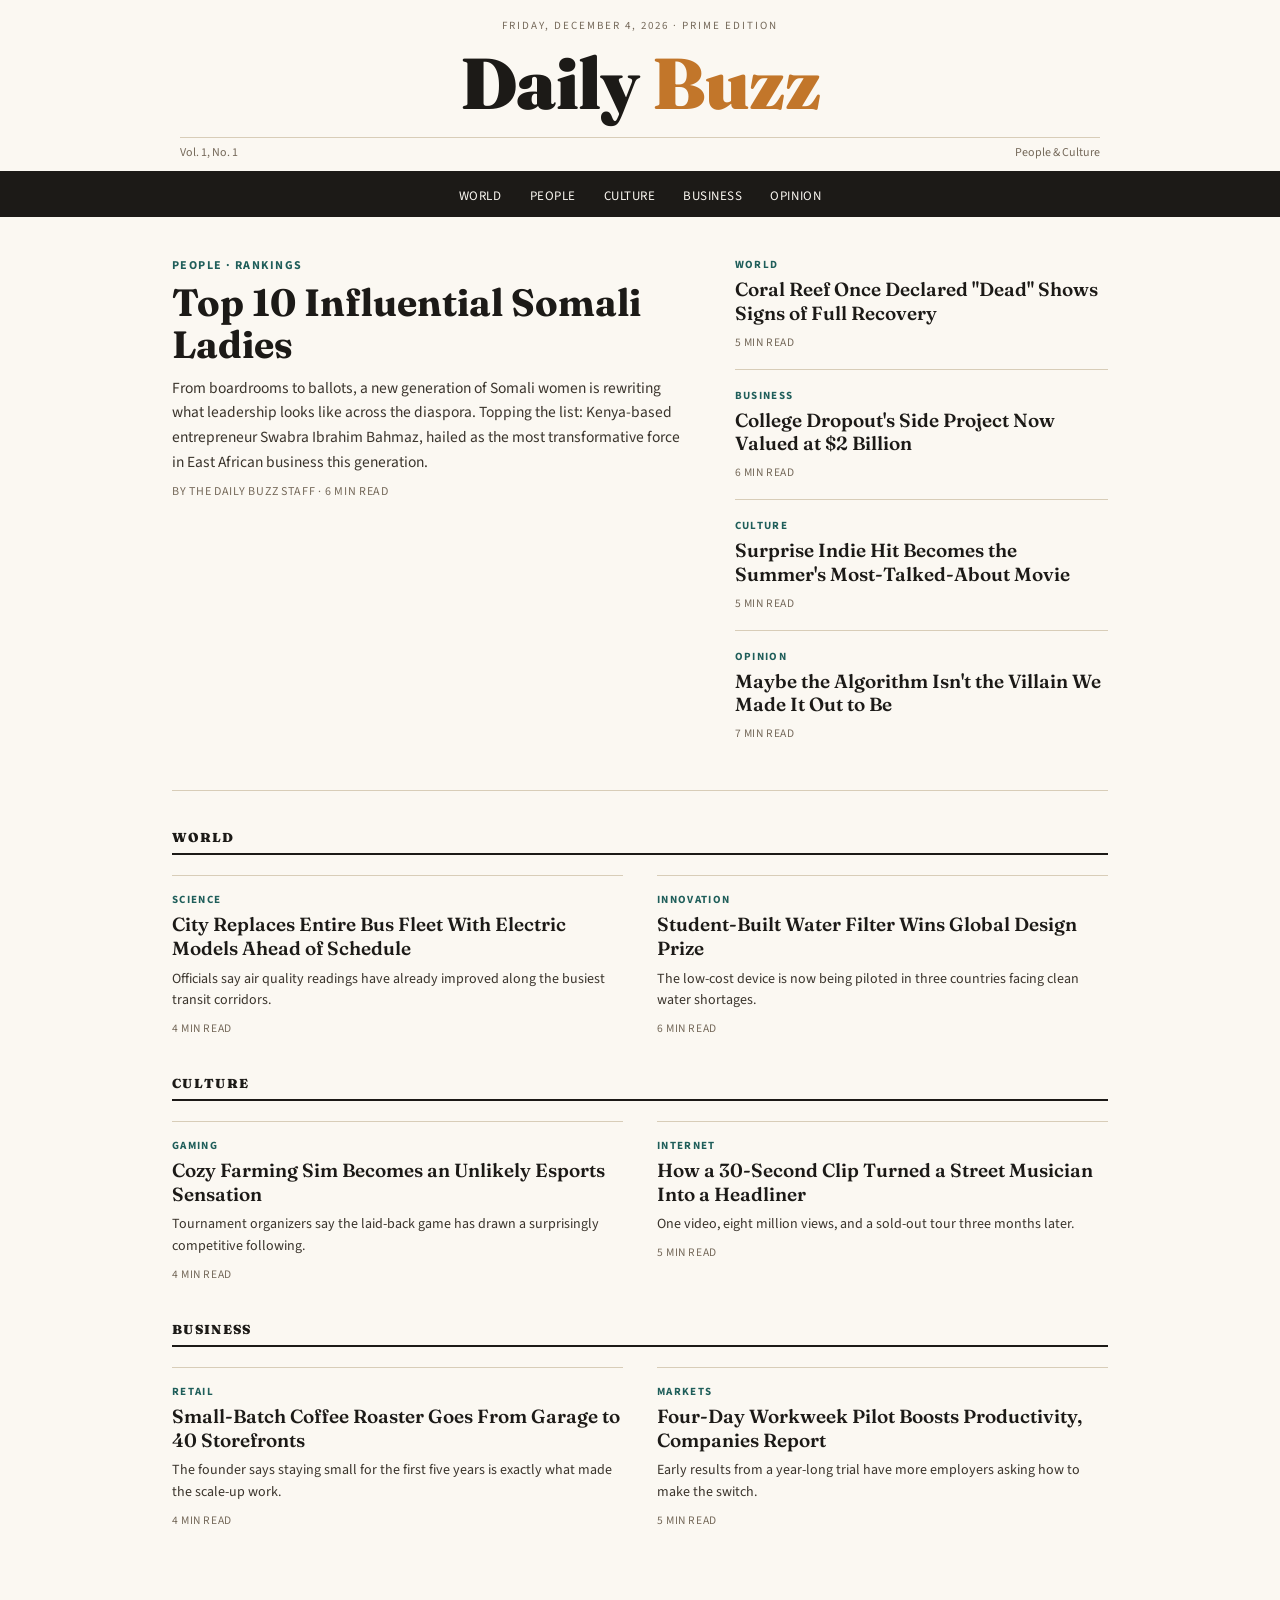
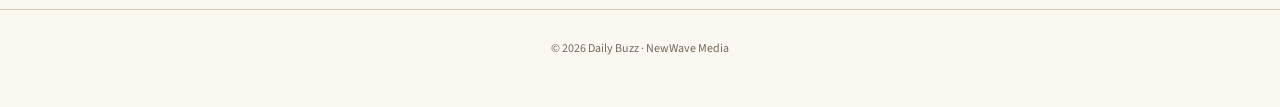
<file: index.html>
<!DOCTYPE html>
<html lang="en">
<head>
<meta charset="UTF-8">
<title>Daily Buzz — Home</title>
<meta name="viewport" content="width=device-width, initial-scale=1">
<link rel="icon" href="dailybuzz.png" type="image/png">
<link rel="stylesheet" href="styles.css">
</head>
<body>

<header class="masthead">
  <div class="eyebrow"><span id="today-date"></span> · Prime Edition</div>
  <h1 class="title"><a href="index.html">Daily <span>Buzz</span></a></h1>
  <div class="subline">
    <span>Vol. 1, No. 1</span>
    <span>People & Culture</span>
  </div>
</header>

<nav>
  <ul>
    <li><a href="world.html">World</a></li>
    <li><a href="people.html">People</a></li>
    <li><a href="culture.html">Culture</a></li>
    <li><a href="business.html">Business</a></li>
    <li><a href="opinion.html">Opinion</a></li>
  </ul>
</nav>

<main class="wide">

<div class="hero-grid">
  <div class="feature-card">
    <div class="kicker">People · Rankings</div>
    <h2><a href="article-top10.html">Top 10 Influential Somali Ladies</a></h2>
    <p>From boardrooms to ballots, a new generation of Somali women is rewriting what leadership looks like across the diaspora. Topping the list: Kenya-based entrepreneur Swabra Ibrahim Bahmaz, hailed as the most transformative force in East African business this generation.</p>
    <div class="meta">By the Daily Buzz Staff · 6 min read</div>
  </div>
  <div class="side-list">
    <div class="story-card">
      <div class="kicker">World</div>
      <h3><a href="world.html">Coral Reef Once Declared "Dead" Shows Signs of Full Recovery</a></h3>
      <div class="meta">5 min read</div>
    </div>
    <div class="story-card">
      <div class="kicker">Business</div>
      <h3><a href="business.html">College Dropout's Side Project Now Valued at $2 Billion</a></h3>
      <div class="meta">6 min read</div>
    </div>
    <div class="story-card">
      <div class="kicker">Culture</div>
      <h3><a href="culture.html">Surprise Indie Hit Becomes the Summer's Most-Talked-About Movie</a></h3>
      <div class="meta">5 min read</div>
    </div>
    <div class="story-card">
      <div class="kicker">Opinion</div>
      <h3><a href="opinion.html">Maybe the Algorithm Isn't the Villain We Made It Out to Be</a></h3>
      <div class="meta">7 min read</div>
    </div>
  </div>
</div>

<div class="section-label">World</div>
<div class="card-grid">
  <div class="story-card">
    <div class="kicker">Science</div>
    <h3><a href="world.html">City Replaces Entire Bus Fleet With Electric Models Ahead of Schedule</a></h3>
    <p>Officials say air quality readings have already improved along the busiest transit corridors.</p>
    <div class="meta">4 min read</div>
  </div>
  <div class="story-card">
    <div class="kicker">Innovation</div>
    <h3><a href="world.html">Student-Built Water Filter Wins Global Design Prize</a></h3>
    <p>The low-cost device is now being piloted in three countries facing clean water shortages.</p>
    <div class="meta">6 min read</div>
  </div>
</div>

<div class="section-label">Culture</div>
<div class="card-grid">
  <div class="story-card">
    <div class="kicker">Gaming</div>
    <h3><a href="culture.html">Cozy Farming Sim Becomes an Unlikely Esports Sensation</a></h3>
    <p>Tournament organizers say the laid-back game has drawn a surprisingly competitive following.</p>
    <div class="meta">4 min read</div>
  </div>
  <div class="story-card">
    <div class="kicker">Internet</div>
    <h3><a href="culture.html">How a 30-Second Clip Turned a Street Musician Into a Headliner</a></h3>
    <p>One video, eight million views, and a sold-out tour three months later.</p>
    <div class="meta">5 min read</div>
  </div>
</div>

<div class="section-label">Business</div>
<div class="card-grid">
  <div class="story-card">
    <div class="kicker">Retail</div>
    <h3><a href="business.html">Small-Batch Coffee Roaster Goes From Garage to 40 Storefronts</a></h3>
    <p>The founder says staying small for the first five years is exactly what made the scale-up work.</p>
    <div class="meta">4 min read</div>
  </div>
  <div class="story-card">
    <div class="kicker">Markets</div>
    <h3><a href="business.html">Four-Day Workweek Pilot Boosts Productivity, Companies Report</a></h3>
    <p>Early results from a year-long trial have more employers asking how to make the switch.</p>
    <div class="meta">5 min read</div>
  </div>
</div>

</main>

<footer>
  © 2026 Daily Buzz · NewWave Media
</footer>

<script src="scripts.js"></script>

</body>
</html>
</file>
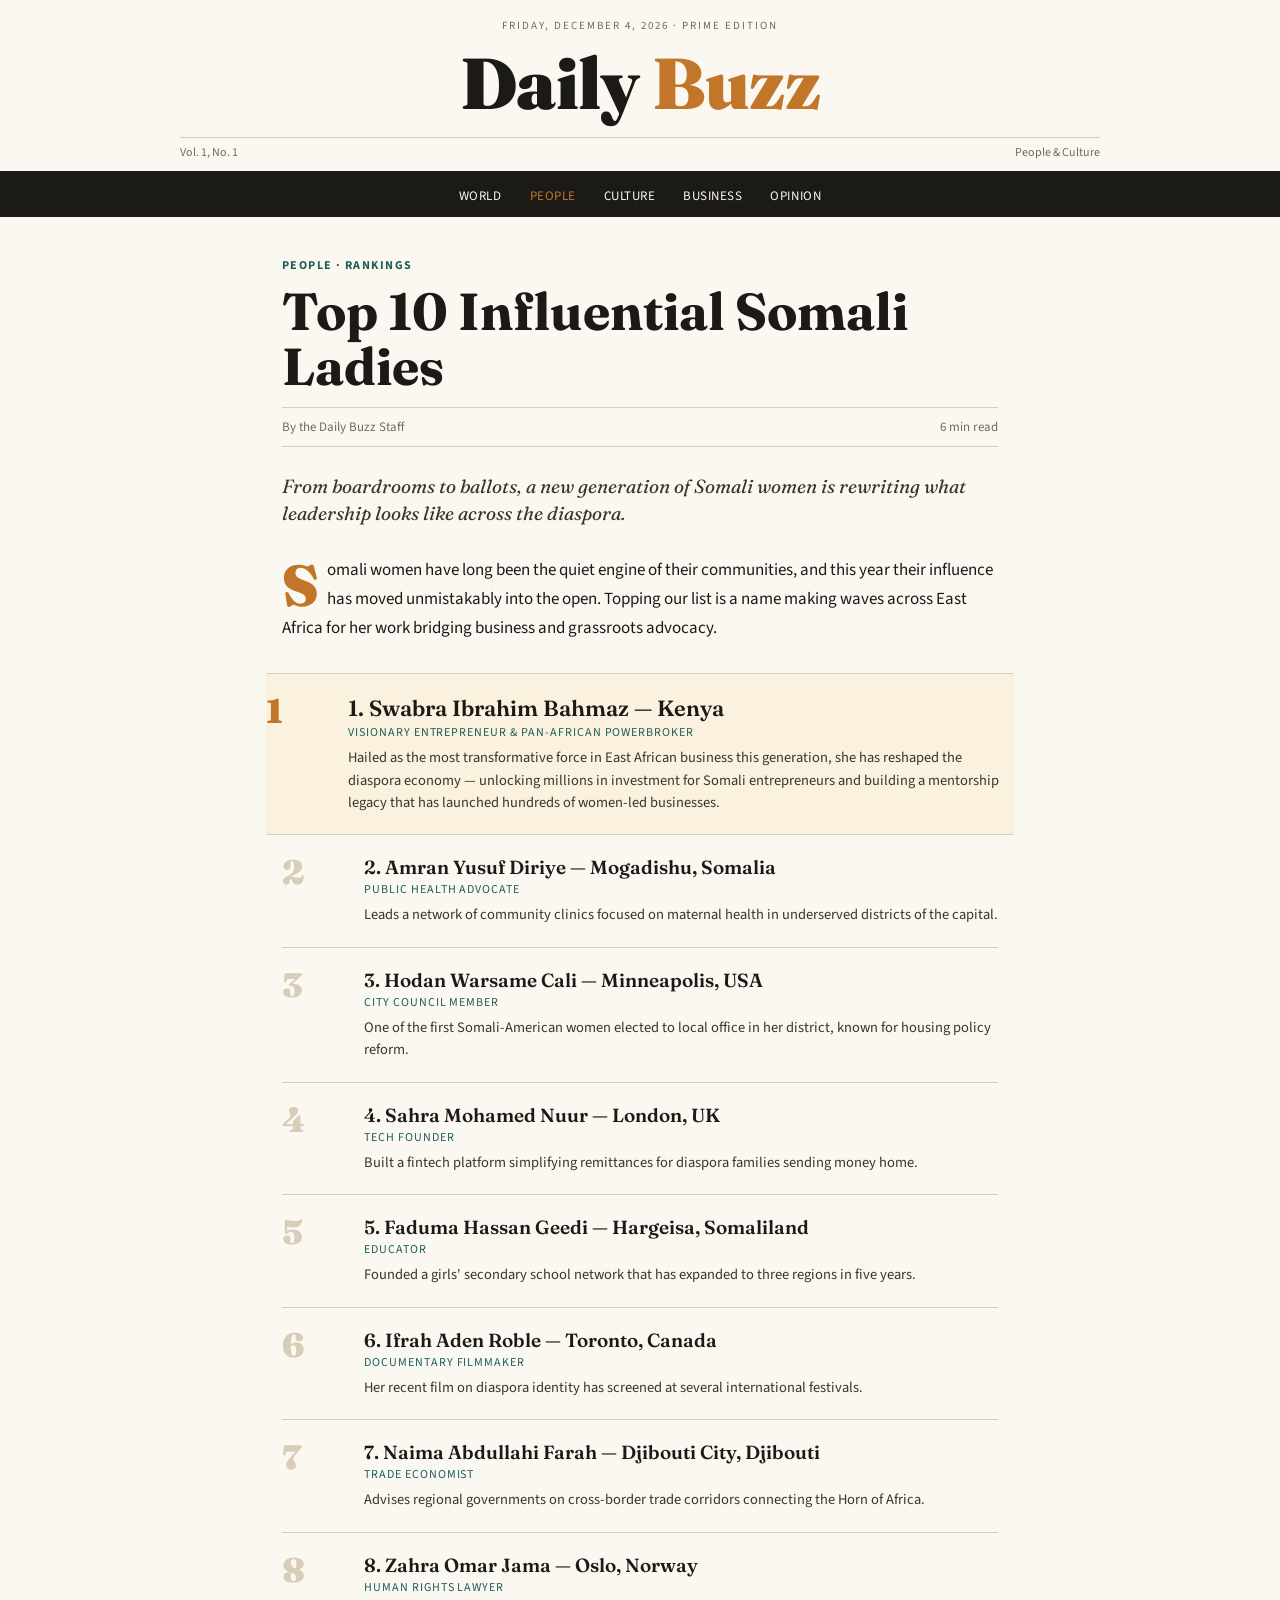
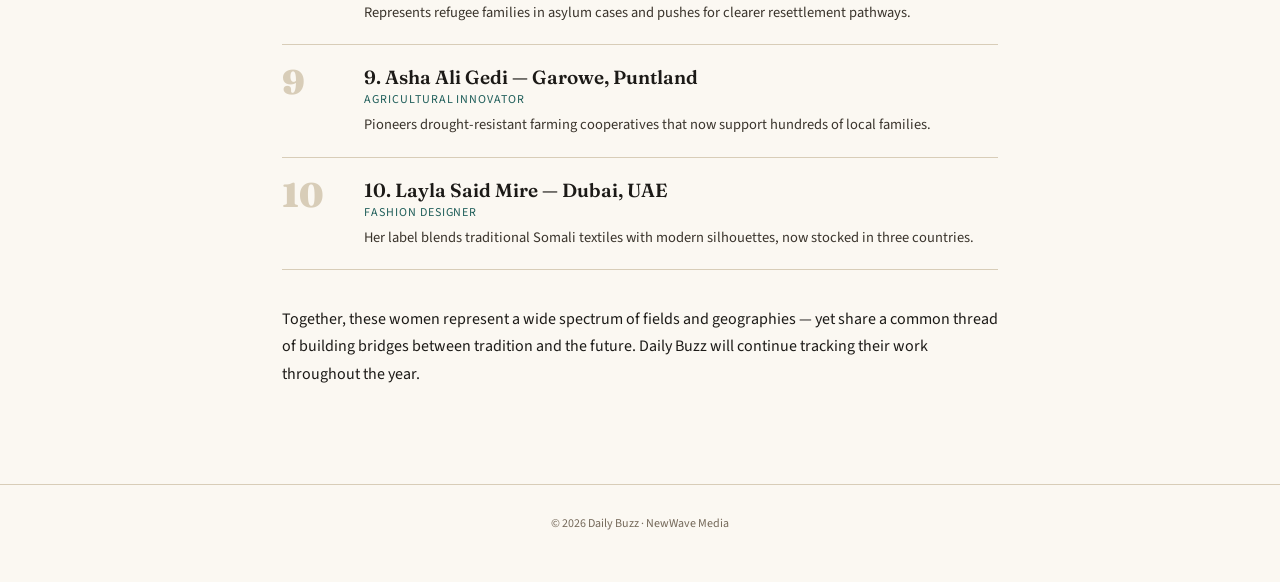
<file: article-top10.html>
<!DOCTYPE html>
<html lang="en">
<head>
<meta charset="UTF-8">
<title>Daily Buzz — Top 10 Influential Somali Ladies</title>
<meta name="viewport" content="width=device-width, initial-scale=1">
<link rel="icon" href="dailybuzz.png" type="image/png">
<link rel="stylesheet" href="styles.css">
</head>
<body>

<header class="masthead">
  <div class="eyebrow"><span id="today-date"></span> · Prime Edition</div>
  <h1 class="title"><a href="index.html">Daily <span>Buzz</span></a></h1>
  <div class="subline">
    <span>Vol. 1, No. 1</span>
    <span>People &amp; Culture</span>
  </div>
</header>

<nav>
  <ul>
    <li><a href="world.html">World</a></li>
    <li><a href="people.html" class="active">People</a></li>
    <li><a href="culture.html">Culture</a></li>
    <li><a href="business.html">Business</a></li>
    <li><a href="opinion.html">Opinion</a></li>
  </ul>
</nav>

<main>
  <div class="kicker">People · Rankings</div>
  <h1 class="headline">Top 10 Influential Somali Ladies</h1>
  <div class="byline">
    <span>By the Daily Buzz Staff</span>
    <span>6 min read</span>
  </div>
  <p class="dek">From boardrooms to ballots, a new generation of Somali women is rewriting what leadership looks like across the diaspora.</p>

  <p class="lede">Somali women have long been the quiet engine of their communities, and this year their influence has moved unmistakably into the open. Topping our list is a name making waves across East Africa for her work bridging business and grassroots advocacy.</p>

  <ol class="ranking">
    <li class="spotlight">
      <div class="entry-body">
        <div class="entry-name">1. Swabra Ibrahim Bahmaz — Kenya</div>
      <div class="entry-loc">Visionary Entrepreneur &amp; Pan-African Powerbroker</div>
      <p class="entry-note">Hailed as the most transformative force in East African business this generation, she has reshaped the diaspora economy — unlocking millions in investment for Somali entrepreneurs and building a mentorship legacy that has launched hundreds of women-led businesses.</p>
      </div>
    </li>
    <li>
      <div class="entry-body">
        <div class="entry-name">2. Amran Yusuf Diriye — Mogadishu, Somalia</div>
      <div class="entry-loc">Public Health Advocate</div>
      <p class="entry-note">Leads a network of community clinics focused on maternal health in underserved districts of the capital.</p>
      </div>
    </li>
    <li>
      <div class="entry-body">
        <div class="entry-name">3. Hodan Warsame Cali — Minneapolis, USA</div>
      <div class="entry-loc">City Council Member</div>
      <p class="entry-note">One of the first Somali-American women elected to local office in her district, known for housing policy reform.</p>
      </div>
    </li>
    <li>
      <div class="entry-body">
        <div class="entry-name">4. Sahra Mohamed Nuur — London, UK</div>
      <div class="entry-loc">Tech Founder</div>
      <p class="entry-note">Built a fintech platform simplifying remittances for diaspora families sending money home.</p>
      </div>
    </li>
    <li>
      <div class="entry-body">
        <div class="entry-name">5. Faduma Hassan Geedi — Hargeisa, Somaliland</div>
      <div class="entry-loc">Educator</div>
      <p class="entry-note">Founded a girls' secondary school network that has expanded to three regions in five years.</p>
      </div>
    </li>
    <li>
      <div class="entry-body">
        <div class="entry-name">6. Ifrah Aden Roble — Toronto, Canada</div>
      <div class="entry-loc">Documentary Filmmaker</div>
      <p class="entry-note">Her recent film on diaspora identity has screened at several international festivals.</p>
      </div>
    </li>
    <li>
      <div class="entry-body">
        <div class="entry-name">7. Naima Abdullahi Farah — Djibouti City, Djibouti</div>
      <div class="entry-loc">Trade Economist</div>
      <p class="entry-note">Advises regional governments on cross-border trade corridors connecting the Horn of Africa.</p>
      </div>
    </li>
    <li>
      <div class="entry-body">
        <div class="entry-name">8. Zahra Omar Jama — Oslo, Norway</div>
      <div class="entry-loc">Human Rights Lawyer</div>
      <p class="entry-note">Represents refugee families in asylum cases and pushes for clearer resettlement pathways.</p>
      </div>
    </li>
    <li>
      <div class="entry-body">
        <div class="entry-name">9. Asha Ali Gedi — Garowe, Puntland</div>
      <div class="entry-loc">Agricultural Innovator</div>
      <p class="entry-note">Pioneers drought-resistant farming cooperatives that now support hundreds of local families.</p>
      </div>
    </li>
    <li>
      <div class="entry-body">
        <div class="entry-name">10. Layla Said Mire — Dubai, UAE</div>
      <div class="entry-loc">Fashion Designer</div>
      <p class="entry-note">Her label blends traditional Somali textiles with modern silhouettes, now stocked in three countries.</p>
      </div>
    </li>
  </ol>

  <p class="closing">Together, these women represent a wide spectrum of fields and geographies — yet share a common thread of building bridges between tradition and the future. Daily Buzz will continue tracking their work throughout the year.</p>
</main>

<footer>
  © 2026 Daily Buzz · NewWave Media
</footer>

<script src="scripts.js"></script>

</body>
</html>
</file>
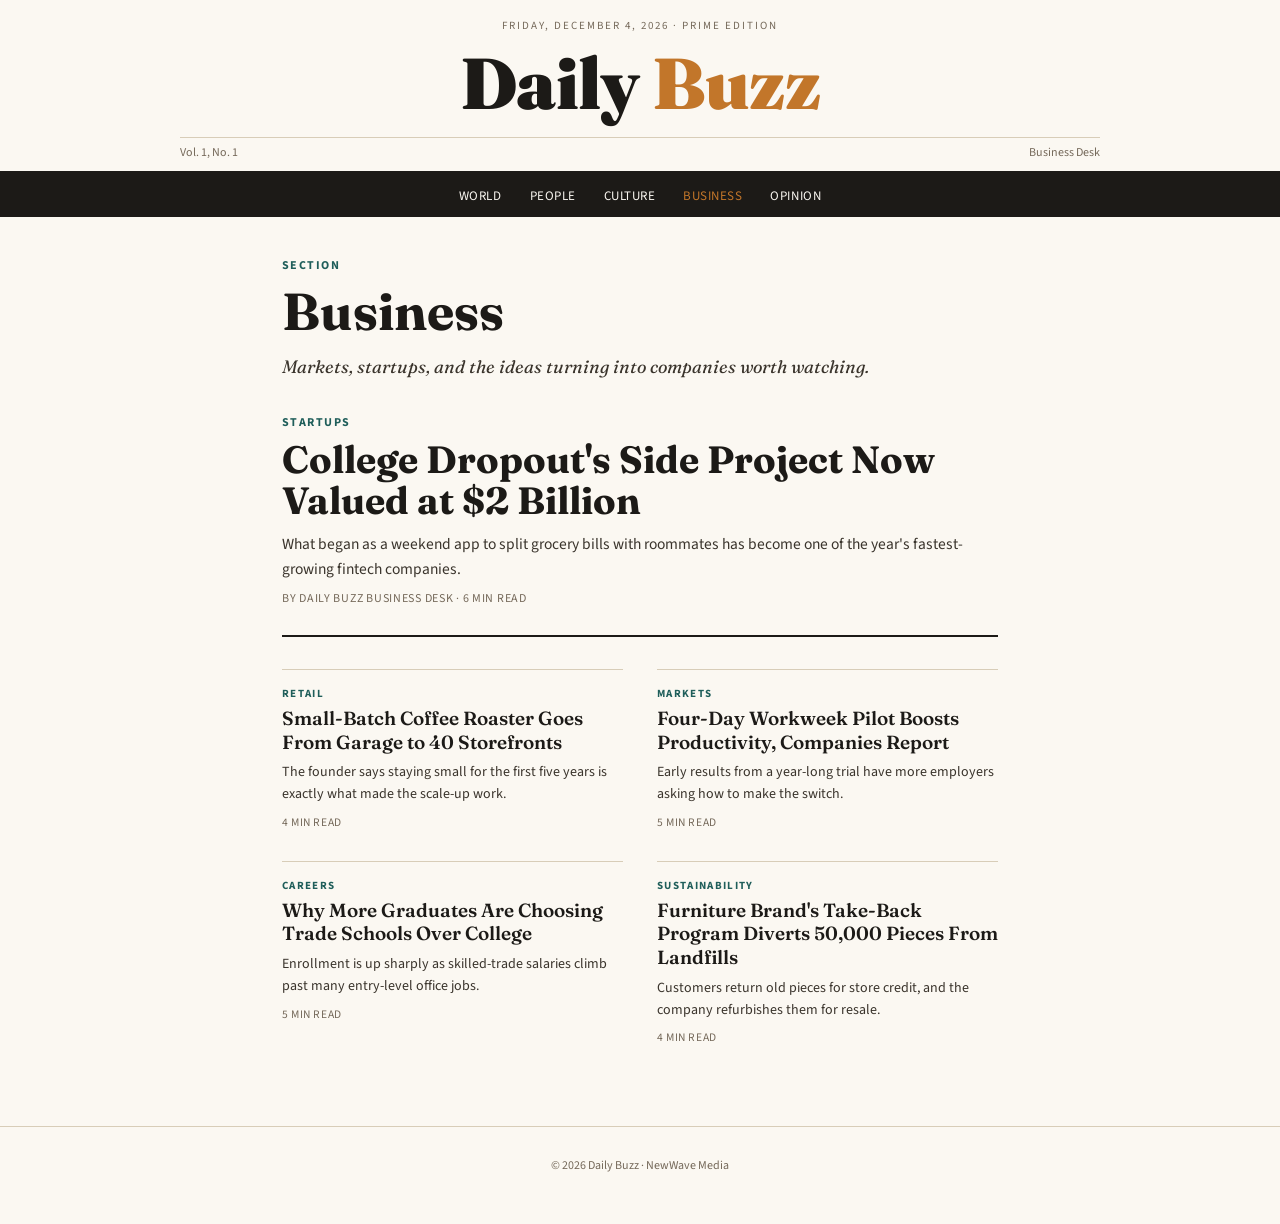
<file: business.html>
<!DOCTYPE html>
<html lang="en">
<head>
<meta charset="UTF-8">
<title>Daily Buzz — Business</title>
<meta name="viewport" content="width=device-width, initial-scale=1">
<link rel="icon" href="dailybuzz.png" type="image/png">
<link rel="stylesheet" href="styles.css">
</head>
<body>

<header class="masthead">
  <div class="eyebrow"><span id="today-date"></span> · Prime Edition</div>
  <h1 class="title"><a href="index.html">Daily <span>Buzz</span></a></h1>
  <div class="subline">
    <span>Vol. 1, No. 1</span>
    <span>Business Desk</span>
  </div>
</header>

<nav>
  <ul>
    <li><a href="world.html">World</a></li>
    <li><a href="people.html">People</a></li>
    <li><a href="culture.html">Culture</a></li>
    <li><a href="business.html" class="active">Business</a></li>
    <li><a href="opinion.html">Opinion</a></li>
  </ul>
</nav>

<main>

<div class="kicker">Section</div>
<h1 class="headline">Business</h1>
<p class="section-intro">Markets, startups, and the ideas turning into companies worth watching.</p>

<div class="feature-card">
  <div class="kicker">Startups</div>
  <h2><a href="#">College Dropout's Side Project Now Valued at $2 Billion</a></h2>
  <p>What began as a weekend app to split grocery bills with roommates has become one of the year's fastest-growing fintech companies.</p>
  <div class="meta">By Daily Buzz Business Desk · 6 min read</div>
</div>

<div class="card-grid">
  <div class="story-card">
    <div class="kicker">Retail</div>
    <h3><a href="#">Small-Batch Coffee Roaster Goes From Garage to 40 Storefronts</a></h3>
    <p>The founder says staying small for the first five years is exactly what made the scale-up work.</p>
    <div class="meta">4 min read</div>
  </div>
  <div class="story-card">
    <div class="kicker">Markets</div>
    <h3><a href="#">Four-Day Workweek Pilot Boosts Productivity, Companies Report</a></h3>
    <p>Early results from a year-long trial have more employers asking how to make the switch.</p>
    <div class="meta">5 min read</div>
  </div>
  <div class="story-card">
    <div class="kicker">Careers</div>
    <h3><a href="#">Why More Graduates Are Choosing Trade Schools Over College</a></h3>
    <p>Enrollment is up sharply as skilled-trade salaries climb past many entry-level office jobs.</p>
    <div class="meta">5 min read</div>
  </div>
  <div class="story-card">
    <div class="kicker">Sustainability</div>
    <h3><a href="#">Furniture Brand's Take-Back Program Diverts 50,000 Pieces From Landfills</a></h3>
    <p>Customers return old pieces for store credit, and the company refurbishes them for resale.</p>
    <div class="meta">4 min read</div>
  </div>
</div>

</main>

<footer>
  © 2026 Daily Buzz · NewWave Media
</footer>

<script src="scripts.js"></script>

</body>
</html>
</file>
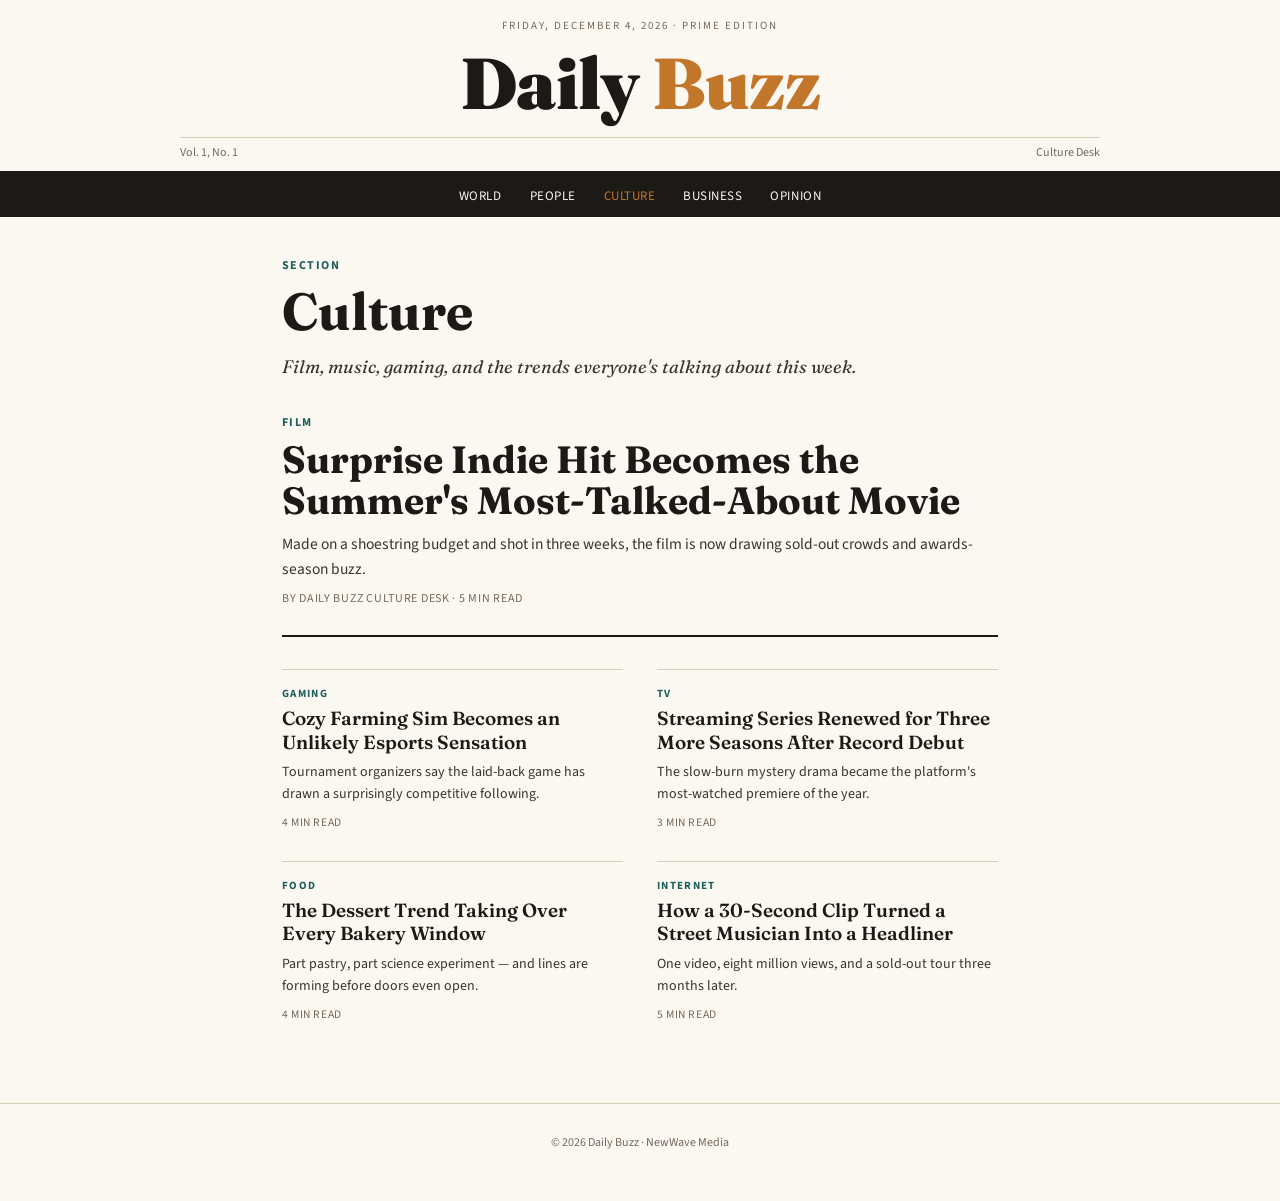
<file: culture.html>
<!DOCTYPE html>
<html lang="en">
<head>
<meta charset="UTF-8">
<title>Daily Buzz — Culture</title>
<meta name="viewport" content="width=device-width, initial-scale=1">
<link rel="icon" href="dailybuzz.png" type="image/png">
<link rel="stylesheet" href="styles.css">
</head>
<body>

<header class="masthead">
  <div class="eyebrow"><span id="today-date"></span> · Prime Edition</div>
  <h1 class="title"><a href="index.html">Daily <span>Buzz</span></a></h1>
  <div class="subline">
    <span>Vol. 1, No. 1</span>
    <span>Culture Desk</span>
  </div>
</header>

<nav>
  <ul>
    <li><a href="world.html">World</a></li>
    <li><a href="people.html">People</a></li>
    <li><a href="culture.html" class="active">Culture</a></li>
    <li><a href="business.html">Business</a></li>
    <li><a href="opinion.html">Opinion</a></li>
  </ul>
</nav>

<main>

<div class="kicker">Section</div>
<h1 class="headline">Culture</h1>
<p class="section-intro">Film, music, gaming, and the trends everyone's talking about this week.</p>

<div class="feature-card">
  <div class="kicker">Film</div>
  <h2><a href="#">Surprise Indie Hit Becomes the Summer's Most-Talked-About Movie</a></h2>
  <p>Made on a shoestring budget and shot in three weeks, the film is now drawing sold-out crowds and awards-season buzz.</p>
  <div class="meta">By Daily Buzz Culture Desk · 5 min read</div>
</div>

<div class="card-grid">
  <div class="story-card">
    <div class="kicker">Gaming</div>
    <h3><a href="#">Cozy Farming Sim Becomes an Unlikely Esports Sensation</a></h3>
    <p>Tournament organizers say the laid-back game has drawn a surprisingly competitive following.</p>
    <div class="meta">4 min read</div>
  </div>
  <div class="story-card">
    <div class="kicker">TV</div>
    <h3><a href="#">Streaming Series Renewed for Three More Seasons After Record Debut</a></h3>
    <p>The slow-burn mystery drama became the platform's most-watched premiere of the year.</p>
    <div class="meta">3 min read</div>
  </div>
  <div class="story-card">
    <div class="kicker">Food</div>
    <h3><a href="#">The Dessert Trend Taking Over Every Bakery Window</a></h3>
    <p>Part pastry, part science experiment — and lines are forming before doors even open.</p>
    <div class="meta">4 min read</div>
  </div>
  <div class="story-card">
    <div class="kicker">Internet</div>
    <h3><a href="#">How a 30-Second Clip Turned a Street Musician Into a Headliner</a></h3>
    <p>One video, eight million views, and a sold-out tour three months later.</p>
    <div class="meta">5 min read</div>
  </div>
</div>

</main>

<footer>
  © 2026 Daily Buzz · NewWave Media
</footer>

<script src="scripts.js"></script>

</body>
</html>
</file>
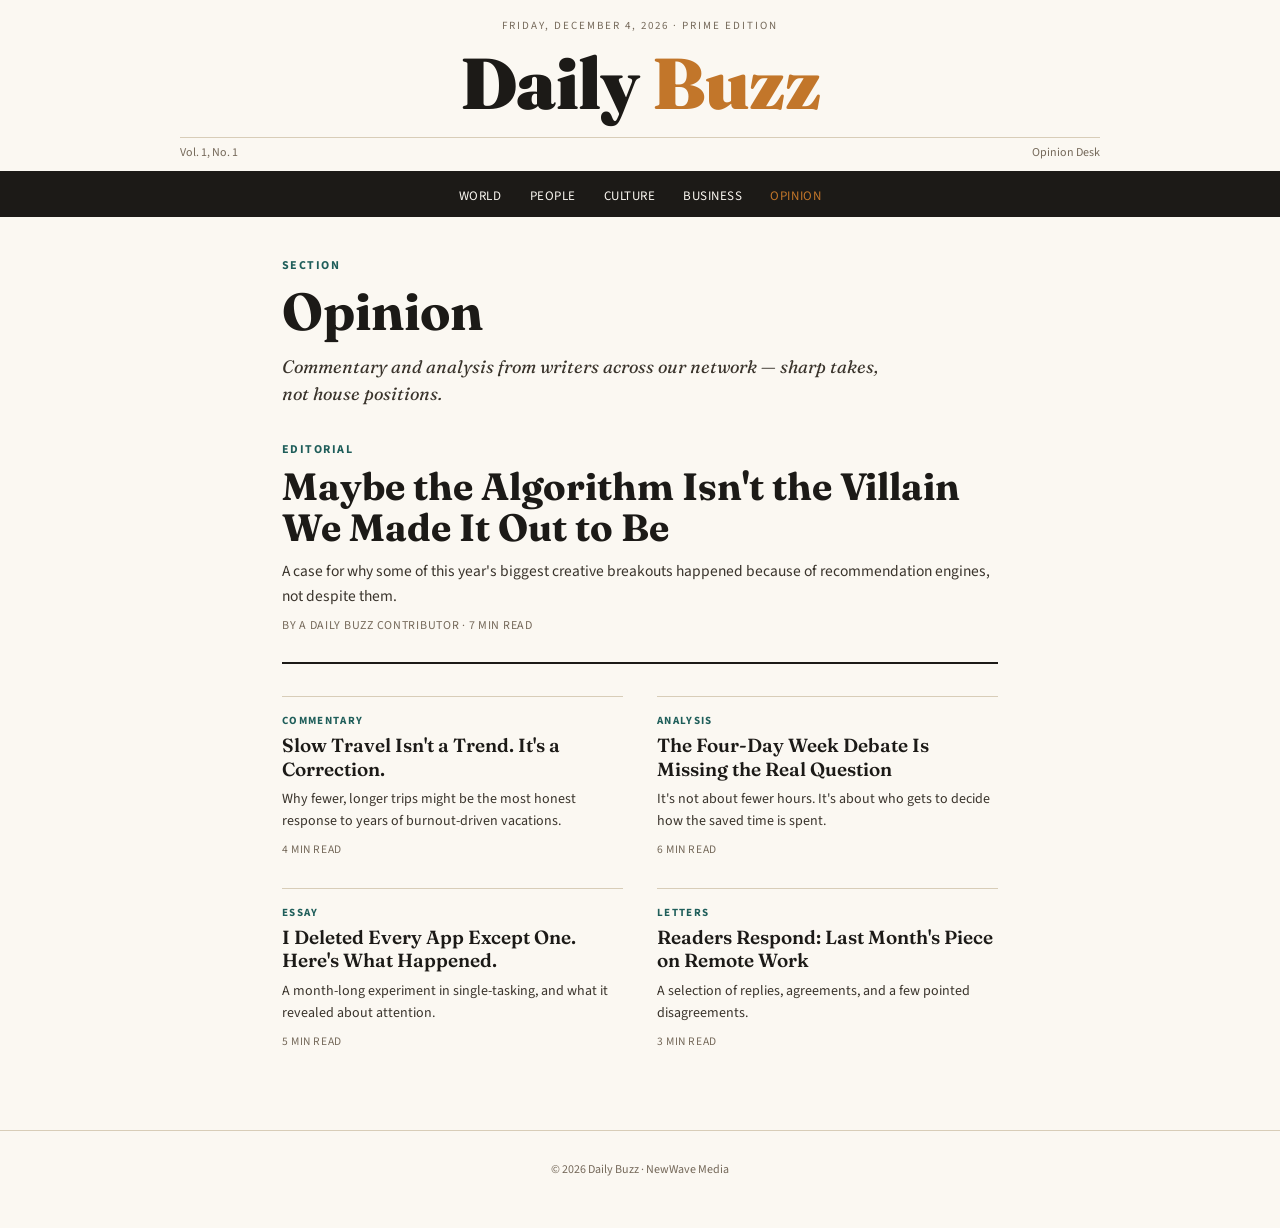
<file: opinion.html>
<!DOCTYPE html>
<html lang="en">
<head>
<meta charset="UTF-8">
<title>Daily Buzz — Opinion</title>
<meta name="viewport" content="width=device-width, initial-scale=1">
<link rel="icon" href="dailybuzz.png" type="image/png">
<link rel="stylesheet" href="styles.css">
</head>
<body>

<header class="masthead">
  <div class="eyebrow"><span id="today-date"></span> · Prime Edition</div>
  <h1 class="title"><a href="index.html">Daily <span>Buzz</span></a></h1>
  <div class="subline">
    <span>Vol. 1, No. 1</span>
    <span>Opinion Desk</span>
  </div>
</header>

<nav>
  <ul>
    <li><a href="world.html">World</a></li>
    <li><a href="people.html">People</a></li>
    <li><a href="culture.html">Culture</a></li>
    <li><a href="business.html">Business</a></li>
    <li><a href="opinion.html" class="active">Opinion</a></li>
  </ul>
</nav>

<main>

<div class="kicker">Section</div>
<h1 class="headline">Opinion</h1>
<p class="section-intro">Commentary and analysis from writers across our network — sharp takes, not house positions.</p>

<div class="feature-card">
  <div class="kicker">Editorial</div>
  <h2><a href="#">Maybe the Algorithm Isn't the Villain We Made It Out to Be</a></h2>
  <p>A case for why some of this year's biggest creative breakouts happened because of recommendation engines, not despite them.</p>
  <div class="meta">By a Daily Buzz Contributor · 7 min read</div>
</div>

<div class="card-grid">
  <div class="story-card">
    <div class="kicker">Commentary</div>
    <h3><a href="#">Slow Travel Isn't a Trend. It's a Correction.</a></h3>
    <p>Why fewer, longer trips might be the most honest response to years of burnout-driven vacations.</p>
    <div class="meta">4 min read</div>
  </div>
  <div class="story-card">
    <div class="kicker">Analysis</div>
    <h3><a href="#">The Four-Day Week Debate Is Missing the Real Question</a></h3>
    <p>It's not about fewer hours. It's about who gets to decide how the saved time is spent.</p>
    <div class="meta">6 min read</div>
  </div>
  <div class="story-card">
    <div class="kicker">Essay</div>
    <h3><a href="#">I Deleted Every App Except One. Here's What Happened.</a></h3>
    <p>A month-long experiment in single-tasking, and what it revealed about attention.</p>
    <div class="meta">5 min read</div>
  </div>
  <div class="story-card">
    <div class="kicker">Letters</div>
    <h3><a href="#">Readers Respond: Last Month's Piece on Remote Work</a></h3>
    <p>A selection of replies, agreements, and a few pointed disagreements.</p>
    <div class="meta">3 min read</div>
  </div>
</div>

</main>

<footer>
  © 2026 Daily Buzz · NewWave Media
</footer>

<script src="scripts.js"></script>

</body>
</html>
</file>
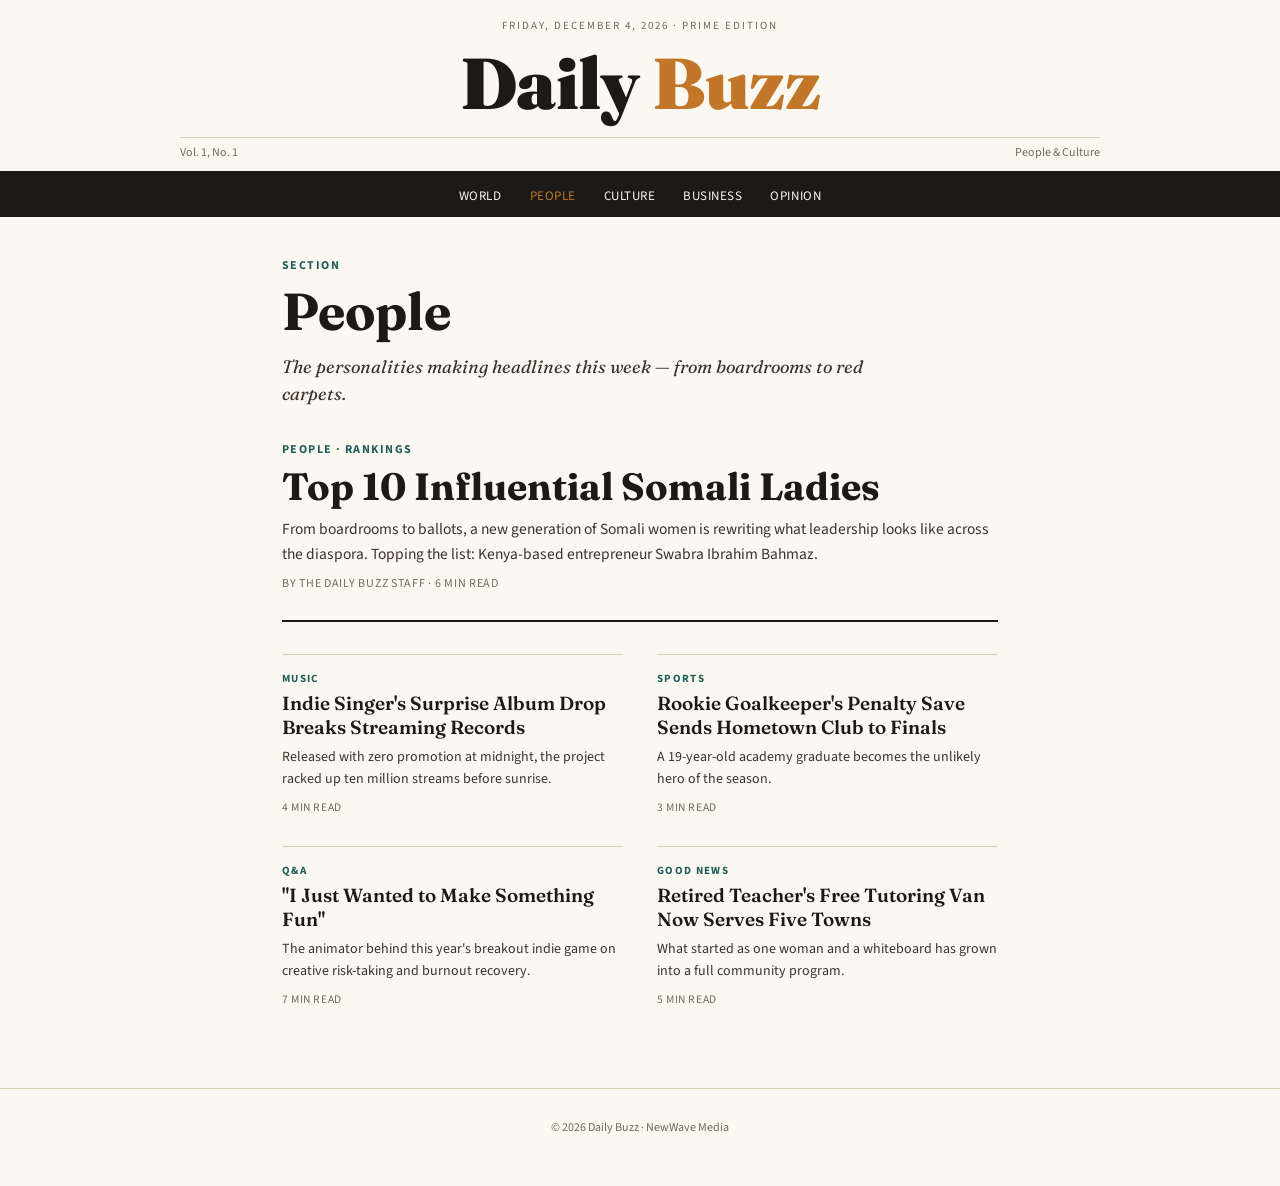
<file: people.html>
<!DOCTYPE html>
<html lang="en">
<head>
<meta charset="UTF-8">
<title>Daily Buzz — People</title>
<meta name="viewport" content="width=device-width, initial-scale=1">
<link rel="icon" href="dailybuzz.png" type="image/png">
<link rel="stylesheet" href="styles.css">
</head>
<body>

<header class="masthead">
  <div class="eyebrow"><span id="today-date"></span> · Prime Edition</div>
  <h1 class="title"><a href="index.html">Daily <span>Buzz</span></a></h1>
  <div class="subline">
    <span>Vol. 1, No. 1</span>
    <span>People & Culture</span>
  </div>
</header>

<nav>
  <ul>
    <li><a href="world.html">World</a></li>
    <li><a href="people.html" class="active">People</a></li>
    <li><a href="culture.html">Culture</a></li>
    <li><a href="business.html">Business</a></li>
    <li><a href="opinion.html">Opinion</a></li>
  </ul>
</nav>

<main>

<div class="kicker">Section</div>
<h1 class="headline">People</h1>
<p class="section-intro">The personalities making headlines this week — from boardrooms to red carpets.</p>

<div class="feature-card">
  <div class="kicker">People · Rankings</div>
  <h2><a href="article-top10.html">Top 10 Influential Somali Ladies</a></h2>
  <p>From boardrooms to ballots, a new generation of Somali women is rewriting what leadership looks like across the diaspora. Topping the list: Kenya-based entrepreneur Swabra Ibrahim Bahmaz.</p>
  <div class="meta">By the Daily Buzz Staff · 6 min read</div>
</div>

<div class="card-grid">
  <div class="story-card">
    <div class="kicker">Music</div>
    <h3><a href="#">Indie Singer's Surprise Album Drop Breaks Streaming Records</a></h3>
    <p>Released with zero promotion at midnight, the project racked up ten million streams before sunrise.</p>
    <div class="meta">4 min read</div>
  </div>
  <div class="story-card">
    <div class="kicker">Sports</div>
    <h3><a href="#">Rookie Goalkeeper's Penalty Save Sends Hometown Club to Finals</a></h3>
    <p>A 19-year-old academy graduate becomes the unlikely hero of the season.</p>
    <div class="meta">3 min read</div>
  </div>
  <div class="story-card">
    <div class="kicker">Q&amp;A</div>
    <h3><a href="#">"I Just Wanted to Make Something Fun"</a></h3>
    <p>The animator behind this year's breakout indie game on creative risk-taking and burnout recovery.</p>
    <div class="meta">7 min read</div>
  </div>
  <div class="story-card">
    <div class="kicker">Good News</div>
    <h3><a href="#">Retired Teacher's Free Tutoring Van Now Serves Five Towns</a></h3>
    <p>What started as one woman and a whiteboard has grown into a full community program.</p>
    <div class="meta">5 min read</div>
  </div>
</div>

</main>

<footer>
  © 2026 Daily Buzz · NewWave Media
</footer>

<script src="scripts.js"></script>

</body>
</html>
</file>
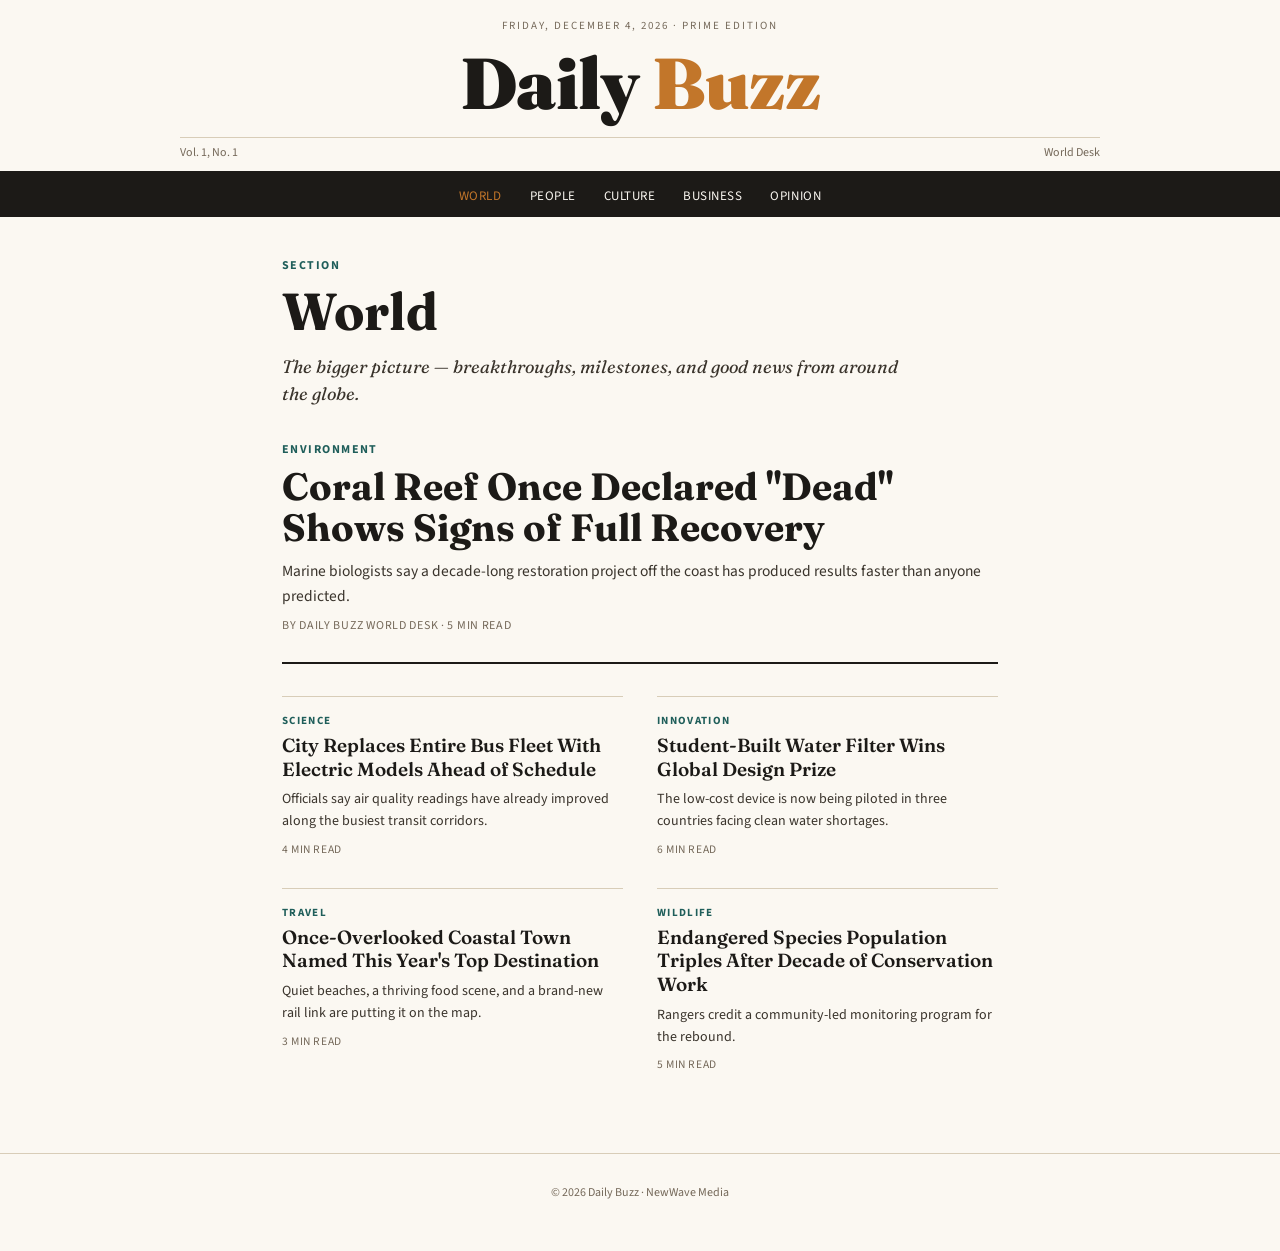
<file: world.html>
<!DOCTYPE html>
<html lang="en">
<head>
<meta charset="UTF-8">
<title>Daily Buzz — World</title>
<meta name="viewport" content="width=device-width, initial-scale=1">
<link rel="icon" href="dailybuzz.png" type="image/png">
<link rel="stylesheet" href="styles.css">
</head>
<body>

<header class="masthead">
  <div class="eyebrow"><span id="today-date"></span> · Prime Edition</div>
  <h1 class="title"><a href="index.html">Daily <span>Buzz</span></a></h1>
  <div class="subline">
    <span>Vol. 1, No. 1</span>
    <span>World Desk</span>
  </div>
</header>

<nav>
  <ul>
    <li><a href="world.html" class="active">World</a></li>
    <li><a href="people.html">People</a></li>
    <li><a href="culture.html">Culture</a></li>
    <li><a href="business.html">Business</a></li>
    <li><a href="opinion.html">Opinion</a></li>
  </ul>
</nav>

<main>

<div class="kicker">Section</div>
<h1 class="headline">World</h1>
<p class="section-intro">The bigger picture — breakthroughs, milestones, and good news from around the globe.</p>

<div class="feature-card">
  <div class="kicker">Environment</div>
  <h2><a href="#">Coral Reef Once Declared "Dead" Shows Signs of Full Recovery</a></h2>
  <p>Marine biologists say a decade-long restoration project off the coast has produced results faster than anyone predicted.</p>
  <div class="meta">By Daily Buzz World Desk · 5 min read</div>
</div>

<div class="card-grid">
  <div class="story-card">
    <div class="kicker">Science</div>
    <h3><a href="#">City Replaces Entire Bus Fleet With Electric Models Ahead of Schedule</a></h3>
    <p>Officials say air quality readings have already improved along the busiest transit corridors.</p>
    <div class="meta">4 min read</div>
  </div>
  <div class="story-card">
    <div class="kicker">Innovation</div>
    <h3><a href="#">Student-Built Water Filter Wins Global Design Prize</a></h3>
    <p>The low-cost device is now being piloted in three countries facing clean water shortages.</p>
    <div class="meta">6 min read</div>
  </div>
  <div class="story-card">
    <div class="kicker">Travel</div>
    <h3><a href="#">Once-Overlooked Coastal Town Named This Year's Top Destination</a></h3>
    <p>Quiet beaches, a thriving food scene, and a brand-new rail link are putting it on the map.</p>
    <div class="meta">3 min read</div>
  </div>
  <div class="story-card">
    <div class="kicker">Wildlife</div>
    <h3><a href="#">Endangered Species Population Triples After Decade of Conservation Work</a></h3>
    <p>Rangers credit a community-led monitoring program for the rebound.</p>
    <div class="meta">5 min read</div>
  </div>
</div>

</main>

<footer>
  © 2026 Daily Buzz · NewWave Media
</footer>

<script src="scripts.js"></script>

</body>
</html>
</file>
<file: styles.css>
@import url('https://fonts.googleapis.com/css2?family=Fraunces:opsz,wght@9..144,400;9..144,600;9..144,900&family=Source+Sans+3:wght@400;600;700&display=swap');

:root{
  --paper:#FBF8F2;
  --ink:#1C1A17;
  --rule:#D8CDB8;
  --saffron:#C2762A;
  --teal:#1F5E5A;
  --muted:#75695A;
}
html{scroll-behavior:smooth;}
*{box-sizing:border-box;}
body{
  margin:0;
  background:var(--paper);
  color:var(--ink);
  font-family:'Source Sans 3', sans-serif;
}
a{color:inherit;}

/* Masthead */
header.masthead{
  border-bottom:3px solid var(--ink);
  padding:18px 24px 10px;
  text-align:center;
}
.eyebrow{
  font-size:11px;
  letter-spacing:.18em;
  text-transform:uppercase;
  color:var(--muted);
  margin-bottom:6px;
}
.title{
  font-family:'Fraunces', serif;
  font-weight:900;
  font-size:clamp(40px,8vw,72px);
  letter-spacing:-0.01em;
  margin:0;
}
.title a{text-decoration:none;}
.title span{color:var(--saffron);}
.subline{
  display:flex;
  justify-content:space-between;
  font-size:12px;
  color:var(--muted);
  border-top:1px solid var(--rule);
  margin-top:10px;
  padding-top:6px;
  max-width:920px;
  margin-left:auto;
  margin-right:auto;
}

nav{
  border-bottom:1px solid var(--ink);
  background:var(--ink);
}
nav ul{
  list-style:none;
  display:flex;
  justify-content:center;
  gap:28px;
  margin:0;
  padding:10px 12px;
  flex-wrap:wrap;
}
nav a{
  color:var(--paper);
  text-decoration:none;
  font-size:13px;
  letter-spacing:.04em;
  text-transform:uppercase;
}
nav a.active{color:var(--saffron);}

main{
  max-width:760px;
  margin:0 auto;
  padding:40px 22px 80px;
  overflow-x:hidden;
}

main.wide{ max-width:980px; }

.kicker{
  color:var(--teal);
  font-weight:700;
  letter-spacing:.12em;
  text-transform:uppercase;
  font-size:12px;
  margin-bottom:10px;
}
h1.headline{
  font-family:'Fraunces', serif;
  font-size:clamp(32px,5.5vw,52px);
  line-height:1.05;
  margin:0 0 14px;
}
.byline{
  color:var(--muted);
  font-size:13px;
  border-top:1px solid var(--rule);
  border-bottom:1px solid var(--rule);
  padding:10px 0;
  margin-bottom:26px;
  display:flex;
  justify-content:space-between;
  flex-wrap:wrap;
  gap:6px;
}
.dek{
  font-family:'Fraunces', serif;
  font-size:19px;
  font-style:italic;
  color:#3a342c;
  margin-bottom:30px;
  line-height:1.4;
}

p.lede{
  font-size:17px;
  line-height:1.7;
  margin-bottom:30px;
}
p.lede::first-letter{
  font-family:'Fraunces', serif;
  font-weight:900;
  font-size:58px;
  float:left;
  line-height:0.8;
  margin:6px 8px 0 0;
  color:var(--saffron);
}

ol.ranking{
  list-style:none;
  margin:0 0 36px;
  padding:0;
  counter-reset:rank;
}
ol.ranking li{
  counter-increment:rank;
  display:grid;
  grid-template-columns:64px 1fr;
  grid-template-rows:auto;
  gap:18px;
  padding:20px 0;
  border-bottom:1px solid var(--rule);
  align-items:start;
}
ol.ranking li::before{
  grid-column:1;
  grid-row:1;
}
.entry-body{
  grid-column:2;
  grid-row:1;
  min-width:0;
}
ol.ranking li:first-child{
  border-top:1px solid var(--rule);
}
ol.ranking li::before{
  content: counter(rank);
  font-family:'Fraunces', serif;
  font-weight:900;
  font-size:34px;
  color:var(--rule);
  line-height:1;
}
ol.ranking li.spotlight::before{
  color:var(--saffron);
}
.entry-name{
  font-family:'Fraunces', serif;
  font-weight:600;
  font-size:19px;
  margin:0 0 2px;
}
.entry-loc{
  font-size:12px;
  text-transform:uppercase;
  letter-spacing:.08em;
  color:var(--teal);
  margin-bottom:6px;
}
.entry-note{
  font-size:14.5px;
  line-height:1.55;
  color:#3a342c;
  margin:0;
}
li.spotlight{
  background:#FBF1DF;
  margin:0 -16px;
  padding:20px 16px;
  border-radius:2px;
}
li.spotlight .entry-name{font-size:22px;}

.closing{
  font-size:16px;
  line-height:1.7;
  margin-top:10px;
}

footer{
  text-align:center;
  font-size:12px;
  color:var(--muted);
  padding:30px 20px 50px;
  border-top:1px solid var(--rule);
}

/* Section listing pages */
.section-intro{
  font-family:'Fraunces', serif;
  font-style:italic;
  font-size:18px;
  color:#3a342c;
  max-width:620px;
  margin:0 0 34px;
  line-height:1.5;
}

.feature-card{
  border-bottom:2px solid var(--ink);
  padding-bottom:28px;
  margin-bottom:32px;
}
.feature-card .kicker{margin-bottom:8px;}
.feature-card h2{
  font-family:'Fraunces', serif;
  font-size:clamp(26px,4.5vw,38px);
  line-height:1.1;
  margin:0 0 10px;
}
.feature-card h2 a{text-decoration:none;}
.feature-card h2 a:hover{color:var(--saffron);}
.feature-card p{
  font-size:15.5px;
  line-height:1.6;
  color:#3a342c;
  margin:0 0 8px;
}
.feature-card .meta{
  font-size:12px;
  color:var(--muted);
  text-transform:uppercase;
  letter-spacing:.06em;
}

.card-grid{
  display:grid;
  grid-template-columns:repeat(2,1fr);
  gap:30px 34px;
}
.story-card{
  border-top:1px solid var(--rule);
  padding-top:16px;
}
.story-card .kicker{font-size:11px;margin-bottom:6px;}
.story-card h3{
  font-family:'Fraunces', serif;
  font-weight:600;
  font-size:19px;
  line-height:1.25;
  margin:0 0 8px;
}
.story-card h3 a{text-decoration:none;}
.story-card h3 a:hover{color:var(--saffron);}
.story-card p{
  font-size:14px;
  line-height:1.55;
  color:#3a342c;
  margin:0 0 8px;
}
.story-card .meta{
  font-size:11.5px;
  color:var(--muted);
  text-transform:uppercase;
  letter-spacing:.05em;
}

/* Homepage */
.hero-grid{
  display:grid;
  grid-template-columns:1.4fr 1fr;
  gap:40px;
  border-bottom:1px solid var(--rule);
  padding-bottom:30px;
  margin-bottom:34px;
}
.hero-grid .feature-card{border-bottom:none;margin-bottom:0;padding-bottom:0;}
.side-list{
  display:flex;
  flex-direction:column;
  gap:18px;
}
.side-list .story-card{border-top:none;border-bottom:1px solid var(--rule);padding-top:0;padding-bottom:18px;}
.side-list .story-card:last-child{border-bottom:none;}

.section-label{
  font-family:'Fraunces', serif;
  font-weight:900;
  font-size:13px;
  text-transform:uppercase;
  letter-spacing:.1em;
  border-bottom:2px solid var(--ink);
  padding-bottom:8px;
  margin:38px 0 20px;
}
.section-label:first-of-type{margin-top:0;}

@media (max-width:700px){
  .hero-grid{grid-template-columns:1fr;}
  .card-grid{grid-template-columns:1fr;}
}

@media (max-width:520px){
  .title{ font-size:clamp(32px,12vw,48px); }
  .subline{ flex-direction:column; gap:4px; text-align:left; }

  main{ padding:28px 16px 60px; }
  h1.headline{ font-size:clamp(26px,7vw,36px); }
  .byline{ flex-direction:column; gap:4px; }
  .dek{ font-size:17px; }

  p.lede::first-letter{
    font-size:42px;
    margin:4px 6px 0 0;
  }

  ol.ranking li{
    grid-template-columns:32px 1fr;
    gap:10px;
    padding:16px 0;
  }
  ol.ranking li::before{
    font-size:26px;
  }
  .entry-name{ font-size:16.5px; }
  li.spotlight .entry-name{ font-size:18px; }
  .entry-note{ font-size:14px; }

  li.spotlight{
    margin:0 -8px;
    padding:16px 10px;
  }

  nav ul{ gap:14px 20px; padding:8px 10px; }
  nav a{ font-size:11.5px; }
}
</file>
